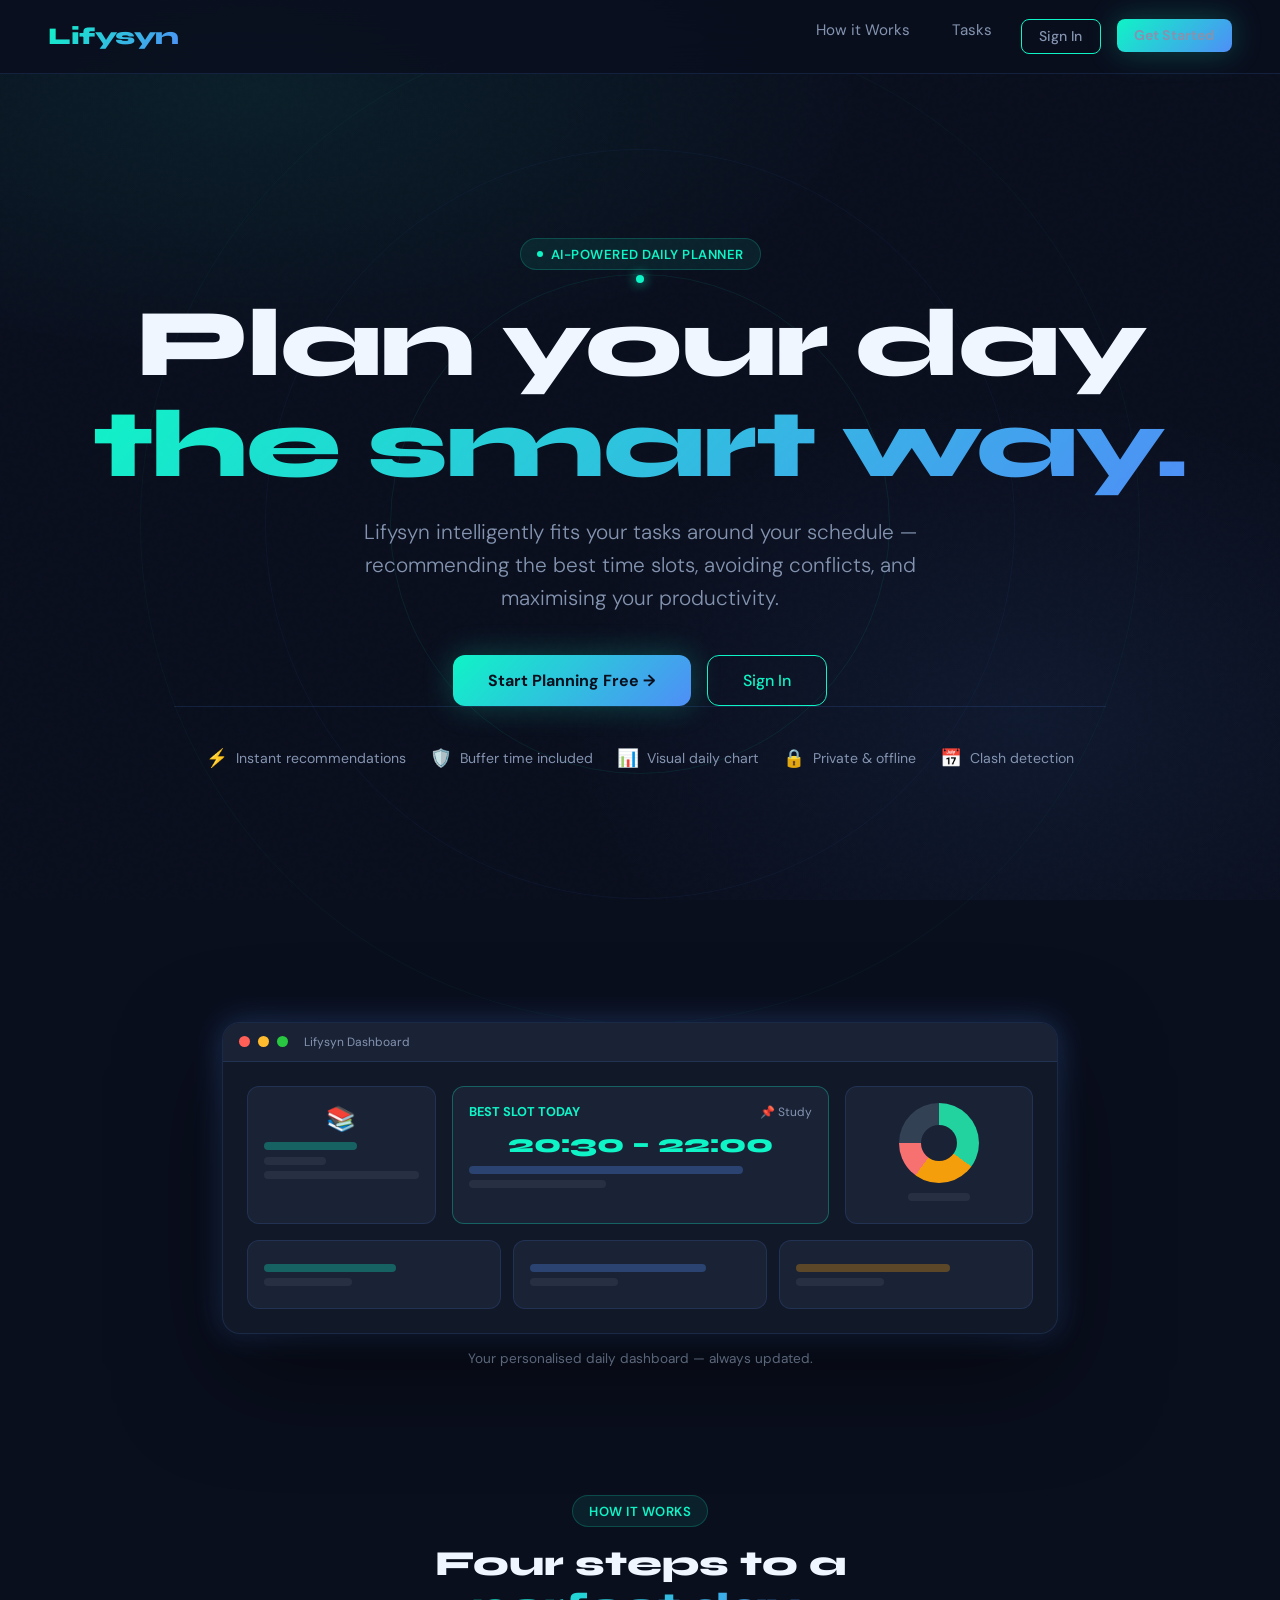
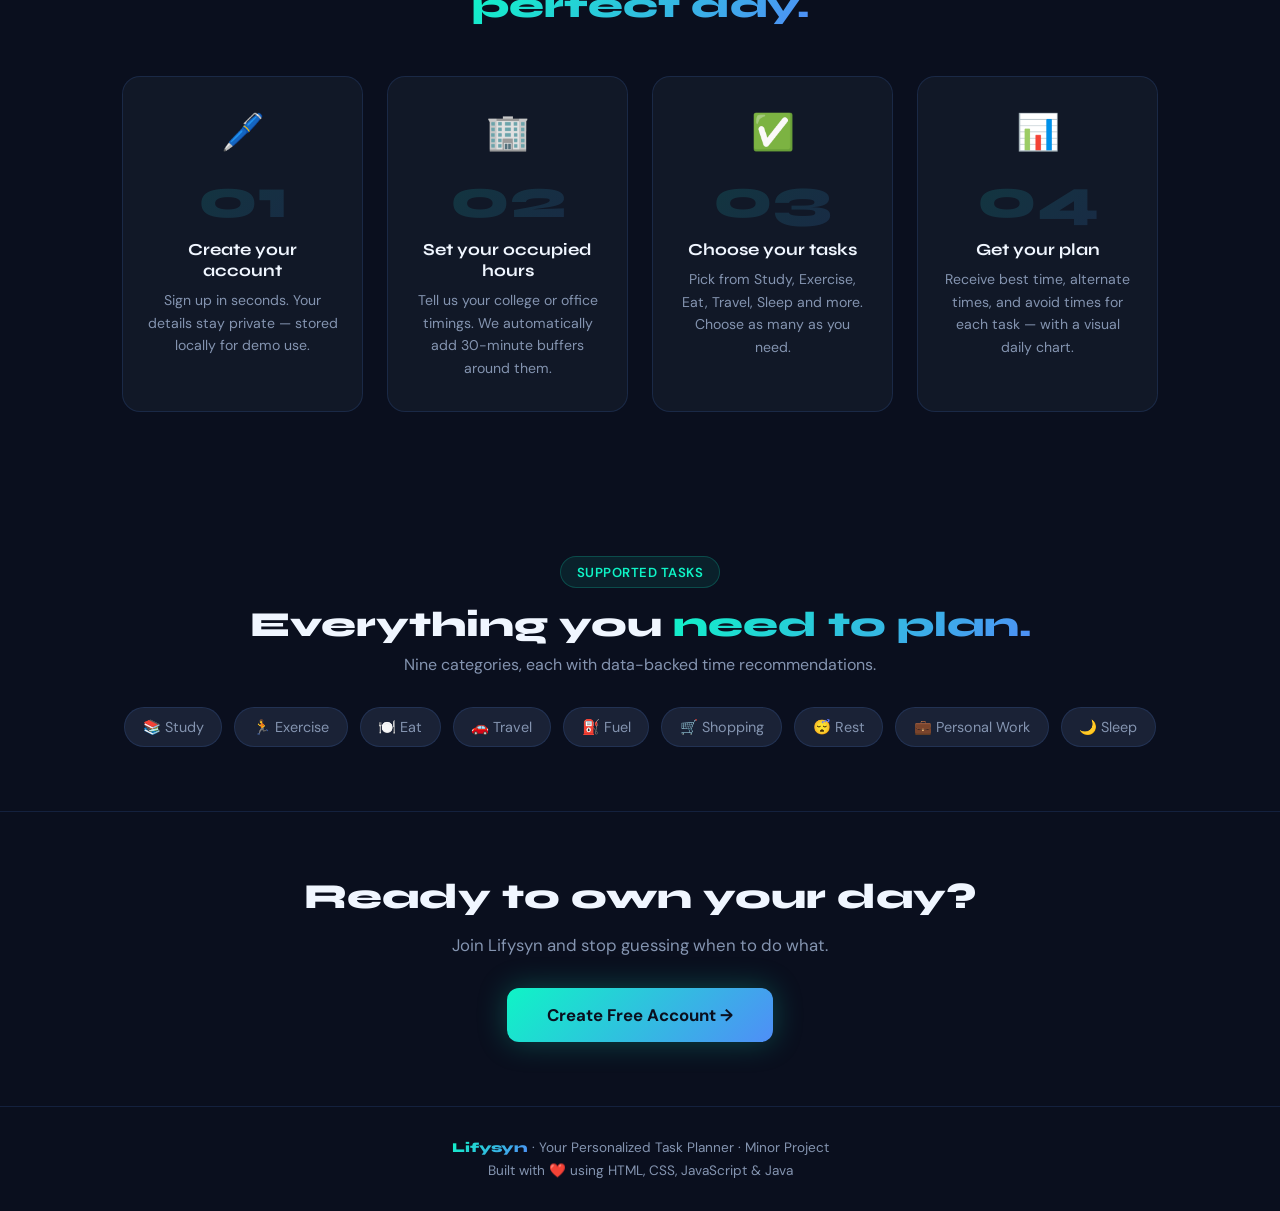
<file: index.html>
<!DOCTYPE html>
<html lang="en">
<head>
  <meta charset="UTF-8" />
  <meta name="viewport" content="width=device-width, initial-scale=1.0" />
  <title>Lifysyn – Your Personalized Task Planner</title>
  <link rel="stylesheet" href="style.css" />
  <style>
    /* ===== LANDING PAGE SPECIFIC ===== */
    .hero {
      min-height: 100vh;
      display: flex;
      flex-direction: column;
      align-items: center;
      justify-content: center;
      text-align: center;
      padding: 2rem;
      position: relative;
    }

    /* Large decorative background orbit rings */
    .orbit-ring {
      position: absolute;
      border-radius: 50%;
      border: 1px solid rgba(15,244,198,0.08);
      pointer-events: none;
    }
    .orbit-1 { width: 500px; height: 500px; top: 50%; left: 50%; transform: translate(-50%,-50%); animation: rotateRing 30s linear infinite; }
    .orbit-2 { width: 750px; height: 750px; top: 50%; left: 50%; transform: translate(-50%,-50%); animation: rotateRing 45s linear infinite reverse; border-color: rgba(79,142,247,0.06); }
    .orbit-3 { width: 1000px; height: 1000px; top: 50%; left: 50%; transform: translate(-50%,-50%); animation: rotateRing 60s linear infinite; border-color: rgba(15,244,198,0.04); }

    @keyframes rotateRing {
      to { transform: translate(-50%,-50%) rotate(360deg); }
    }

    /* Floating glowing dots on rings */
    .orbit-dot {
      position: absolute;
      width: 8px; height: 8px;
      border-radius: 50%;
      background: var(--accent-teal);
      box-shadow: 0 0 12px var(--accent-teal);
      top: 0; left: 50%;
      transform: translateX(-50%);
    }

    .hero-pill {
      display: inline-flex;
      align-items: center;
      gap: 0.5rem;
      padding: 0.4rem 1rem;
      background: rgba(15,244,198,0.08);
      border: 1px solid rgba(15,244,198,0.2);
      border-radius: 99px;
      font-size: 0.82rem;
      color: var(--accent-teal);
      font-weight: 600;
      letter-spacing: 0.5px;
      margin-bottom: 1.5rem;
      animation: fadeIn 0.5s ease forwards;
    }

    .hero-pill span.dot {
      width: 6px; height: 6px;
      background: var(--accent-teal);
      border-radius: 50%;
      animation: pulse 1.5s ease-in-out infinite;
    }

    @keyframes pulse {
      0%, 100% { opacity: 1; transform: scale(1); }
      50% { opacity: 0.5; transform: scale(0.7); }
    }

    .hero-title {
      font-family: var(--font-heading);
      font-size: clamp(3rem, 8vw, 6rem);
      font-weight: 800;
      line-height: 1.05;
      letter-spacing: -2px;
      margin-bottom: 1.2rem;
      animation: fadeIn 0.6s 0.1s ease both;
    }

    .hero-subtitle {
      font-size: clamp(1.05rem, 2.5vw, 1.3rem);
      color: var(--text-muted);
      max-width: 560px;
      margin: 0 auto 2.5rem;
      line-height: 1.6;
      font-weight: 300;
      animation: fadeIn 0.6s 0.2s ease both;
    }

    .hero-cta {
      display: flex;
      gap: 1rem;
      justify-content: center;
      flex-wrap: wrap;
      animation: fadeIn 0.6s 0.3s ease both;
    }

    /* Feature highlights below hero */
    .features-strip {
      display: flex;
      gap: 1.5rem;
      justify-content: center;
      flex-wrap: wrap;
      padding: 2.5rem 2rem;
      border-top: 1px solid var(--border);
      animation: fadeIn 0.6s 0.5s ease both;
    }

    .feat-chip {
      display: flex;
      align-items: center;
      gap: 0.5rem;
      font-size: 0.88rem;
      color: var(--text-muted);
    }

    .feat-chip .icon { font-size: 1.1rem; }

    /* ===== HOW IT WORKS ===== */
    .how-it-works {
      padding: 5rem 2rem;
      max-width: 1100px;
      margin: 0 auto;
      text-align: center;
    }

    .steps-grid {
      display: grid;
      grid-template-columns: repeat(auto-fit, minmax(220px, 1fr));
      gap: 1.5rem;
      margin-top: 3rem;
    }

    .step-card {
      background: var(--bg-card);
      border: 1px solid var(--border);
      border-radius: var(--radius-lg);
      padding: 2rem 1.5rem;
      text-align: center;
      position: relative;
      transition: all var(--transition);
    }

    .step-card:hover {
      border-color: rgba(15,244,198,0.3);
      transform: translateY(-5px);
      box-shadow: 0 20px 50px rgba(0,0,0,0.35);
    }

    .step-number {
      font-family: var(--font-heading);
      font-size: 3.5rem;
      font-weight: 800;
      background: linear-gradient(135deg, rgba(15,244,198,0.15), rgba(79,142,247,0.15));
      -webkit-background-clip: text;
      -webkit-text-fill-color: transparent;
      line-height: 1;
      margin-bottom: 0.8rem;
    }

    .step-icon {
      font-size: 2.2rem;
      margin-bottom: 1rem;
    }

    .step-title {
      font-family: var(--font-heading);
      font-size: 1.05rem;
      font-weight: 700;
      margin-bottom: 0.5rem;
      color: var(--text-primary);
    }

    .step-desc {
      font-size: 0.88rem;
      color: var(--text-muted);
      line-height: 1.6;
    }

    /* ===== TASKS PREVIEW ===== */
    .tasks-preview {
      padding: 4rem 2rem;
      max-width: 1100px;
      margin: 0 auto;
    }

    .tasks-preview-grid {
      display: flex;
      flex-wrap: wrap;
      gap: 0.75rem;
      margin-top: 2rem;
      justify-content: center;
    }

    .task-pill {
      display: flex;
      align-items: center;
      gap: 0.5rem;
      padding: 0.6rem 1.1rem;
      background: var(--bg-card2);
      border: 1px solid var(--border);
      border-radius: 99px;
      font-size: 0.9rem;
      color: var(--text-muted);
      transition: all var(--transition);
    }

    .task-pill:hover {
      border-color: var(--accent-teal);
      color: var(--accent-teal);
      background: rgba(15,244,198,0.06);
      transform: translateY(-2px);
    }

    /* ===== FOOTER ===== */
    footer {
      text-align: center;
      padding: 2rem;
      color: var(--text-muted);
      font-size: 0.85rem;
      border-top: 1px solid var(--border);
    }

    footer .logo-text {
      font-family: var(--font-heading);
      font-weight: 800;
      background: linear-gradient(135deg, var(--accent-teal), var(--accent-blue));
      -webkit-background-clip: text;
      -webkit-text-fill-color: transparent;
    }

    /* ===== SCREENSHOT MOCKUP ===== */
    .mockup-section {
      padding: 3rem 2rem;
      max-width: 900px;
      margin: 0 auto;
      text-align: center;
    }

    .mockup-window {
      background: var(--bg-card);
      border: 1px solid var(--border);
      border-radius: var(--radius-lg);
      overflow: hidden;
      box-shadow: 0 40px 100px rgba(0,0,0,0.5), var(--glow-blue);
      position: relative;
    }

    .mockup-bar {
      background: var(--bg-card2);
      padding: 0.7rem 1rem;
      display: flex;
      align-items: center;
      gap: 0.5rem;
      border-bottom: 1px solid var(--border);
    }

    .dot-red, .dot-yellow, .dot-green {
      width: 11px; height: 11px; border-radius: 50%;
    }
    .dot-red    { background: #ff5f57; }
    .dot-yellow { background: #febc2e; }
    .dot-green  { background: #28c840; }

    .mockup-content {
      padding: 1.5rem;
    }

    .mock-row {
      display: grid;
      grid-template-columns: 1fr 2fr 1fr;
      gap: 1rem;
      margin-bottom: 1rem;
    }

    .mock-card {
      background: var(--bg-card2);
      border-radius: var(--radius-md);
      padding: 1rem;
      border: 1px solid var(--border);
    }

    .mock-bar {
      height: 8px;
      background: rgba(255,255,255,0.06);
      border-radius: 99px;
      margin: 0.4rem 0;
    }

    .mock-bar.teal { background: rgba(15,244,198,0.3); width: 60%; }
    .mock-bar.blue { background: rgba(79,142,247,0.3); width: 80%; }
    .mock-bar.short { width: 40%; }
    .mock-bar.full { width: 100%; }

    .mock-donut {
      width: 80px; height: 80px;
      border-radius: 50%;
      background: conic-gradient(
        var(--accent-green) 0% 35%,
        var(--accent-amber) 35% 60%,
        var(--accent-red)   60% 75%,
        #334155             75% 100%
      );
      margin: 0 auto;
      position: relative;
    }

    .mock-donut::after {
      content: '';
      position: absolute;
      inset: 22px;
      background: var(--bg-card2);
      border-radius: 50%;
    }

    @media (max-width: 600px) {
      .mock-row { grid-template-columns: 1fr; }
      .orbit-1, .orbit-2, .orbit-3 { display: none; }
    }
  </style>
</head>
<body>
  <div class="gradient-bg"></div>

  <!-- ===== NAVIGATION ===== -->
  <nav>
    <a href="index.html" class="nav-logo">Lifysyn</a>
    <ul class="nav-links">
      <li><a href="#how">How it Works</a></li>
      <li><a href="#tasks">Tasks</a></li>
      <li><a href="signin.html" class="btn btn-outline" style="padding:0.45rem 1.1rem;font-size:0.88rem;">Sign In</a></li>
      <li><a href="signup.html" class="btn btn-primary" style="padding:0.45rem 1.1rem;font-size:0.88rem;">Get Started</a></li>
    </ul>
  </nav>

  <!-- ===== HERO SECTION ===== -->
  <section class="hero">
    <!-- Decorative orbit rings -->
    <div class="orbit-ring orbit-1"><div class="orbit-dot"></div></div>
    <div class="orbit-ring orbit-2"></div>
    <div class="orbit-ring orbit-3"></div>

    <div class="hero-pill">
      <span class="dot"></span>
      AI-POWERED DAILY PLANNER
    </div>

    <h1 class="hero-title">
      Plan your day<br />
      <span class="gradient-text">the smart way.</span>
    </h1>

    <p class="hero-subtitle">
      Lifysyn intelligently fits your tasks around your schedule — recommending the best time slots, avoiding conflicts, and maximising your productivity.
    </p>

    <div class="hero-cta">
      <a href="signup.html" class="btn btn-primary" style="padding: 0.9rem 2.2rem; font-size: 1rem;">
        Start Planning Free →
      </a>
      <a href="signin.html" class="btn btn-outline" style="padding: 0.9rem 2.2rem; font-size: 1rem;">
        Sign In
      </a>
    </div>

    <!-- Feature chips -->
    <div class="features-strip">
      <div class="feat-chip"><span class="icon">⚡</span> Instant recommendations</div>
      <div class="feat-chip"><span class="icon">🛡️</span> Buffer time included</div>
      <div class="feat-chip"><span class="icon">📊</span> Visual daily chart</div>
      <div class="feat-chip"><span class="icon">🔒</span> Private & offline</div>
      <div class="feat-chip"><span class="icon">📅</span> Clash detection</div>
    </div>
  </section>

  <!-- ===== MOCKUP PREVIEW ===== -->
  <section class="mockup-section">
    <div class="mockup-window fade-in">
      <div class="mockup-bar">
        <div class="dot-red"></div>
        <div class="dot-yellow"></div>
        <div class="dot-green"></div>
        <span style="font-size:0.75rem;color:var(--text-muted);margin-left:0.5rem;">Lifysyn Dashboard</span>
      </div>
      <div class="mockup-content">
        <div class="mock-row">
          <div class="mock-card">
            <div style="font-size:1.5rem;margin-bottom:0.5rem;">📚</div>
            <div class="mock-bar teal"></div>
            <div class="mock-bar short"></div>
            <div class="mock-bar full"></div>
          </div>
          <div class="mock-card" style="border-color: rgba(15,244,198,0.3);">
            <div style="display:flex;justify-content:space-between;align-items:center;margin-bottom:0.5rem;">
              <div style="font-size:0.8rem;color:var(--accent-teal);font-weight:700;">BEST SLOT TODAY</div>
              <div style="font-size:0.75rem;color:var(--text-muted);">📌 Study</div>
            </div>
            <div style="font-family:var(--font-heading);font-size:1.6rem;font-weight:800;color:var(--accent-teal);">20:30 – 22:00</div>
            <div class="mock-bar blue"></div>
            <div class="mock-bar short"></div>
          </div>
          <div class="mock-card" style="display:flex;align-items:center;justify-content:center;flex-direction:column;">
            <div class="mock-donut"></div>
            <div class="mock-bar short" style="margin-top:0.6rem;"></div>
          </div>
        </div>
        <div style="display:flex;gap:0.75rem;">
          <div class="mock-card" style="flex:1"><div class="mock-bar teal"></div><div class="mock-bar short"></div></div>
          <div class="mock-card" style="flex:1"><div class="mock-bar blue"></div><div class="mock-bar short"></div></div>
          <div class="mock-card" style="flex:1"><div class="mock-bar" style="background:rgba(245,158,11,0.3);width:70%;"></div><div class="mock-bar short"></div></div>
        </div>
      </div>
    </div>
    <p style="color:var(--text-muted);font-size:0.85rem;margin-top:1rem;">Your personalised daily dashboard — always updated.</p>
  </section>

  <!-- ===== HOW IT WORKS ===== -->
  <section class="how-it-works" id="how">
    <p class="hero-pill" style="margin: 0 auto 1rem;">HOW IT WORKS</p>
    <h2 class="section-title">Four steps to a<br /><span class="gradient-text">perfect day.</span></h2>

    <div class="steps-grid">
      <div class="step-card fade-in fade-in-delay-1">
        <div class="step-icon">🖊️</div>
        <div class="step-number">01</div>
        <div class="step-title">Create your account</div>
       <div class="step-desc">Sign up in seconds. Your details stay private — stored locally for demo use.</div>
      </div>
      <div class="step-card fade-in fade-in-delay-2">
        <div class="step-icon">🏢</div>
        <div class="step-number">02</div>
        <div class="step-title">Set your occupied hours</div>
        <div class="step-desc">Tell us your college or office timings. We automatically add 30-minute buffers around them.</div>
      </div>
      <div class="step-card fade-in fade-in-delay-3">
        <div class="step-icon">✅</div>
        <div class="step-number">03</div>
        <div class="step-title">Choose your tasks</div>
        <div class="step-desc">Pick from Study, Exercise, Eat, Travel, Sleep and more. Choose as many as you need.</div>
      </div>
      <div class="step-card fade-in fade-in-delay-4">
        <div class="step-icon">📊</div>
        <div class="step-number">04</div>
        <div class="step-title">Get your plan</div>
        <div class="step-desc">Receive best time, alternate times, and avoid times for each task — with a visual daily chart.</div>
      </div>
    </div>
  </section>

  <!-- ===== TASKS PREVIEW ===== -->
  <section class="tasks-preview" id="tasks">
    <div style="text-align:center;">
      <p class="hero-pill" style="margin: 0 auto 1rem;">SUPPORTED TASKS</p>
      <h2 class="section-title">Everything you <span class="gradient-text">need to plan.</span></h2>
      <p style="color:var(--text-muted);margin-top:0.5rem;margin-bottom:2rem;">Nine categories, each with data-backed time recommendations.</p>
    </div>
    <div class="tasks-preview-grid">
      <div class="task-pill">📚 Study</div>
      <div class="task-pill">🏃 Exercise</div>
      <div class="task-pill">🍽️ Eat</div>
      <div class="task-pill">🚗 Travel</div>
      <div class="task-pill">⛽ Fuel</div>
      <div class="task-pill">🛒 Shopping</div>
      <div class="task-pill">😴 Rest</div>
      <div class="task-pill">💼 Personal Work</div>
      <div class="task-pill">🌙 Sleep</div>
    </div>
  </section>

  <!-- ===== FINAL CTA ===== -->
  <section style="text-align:center; padding: 4rem 2rem; border-top: 1px solid var(--border);">
    <h2 class="section-title">Ready to own your day?</h2>
    <p style="color:var(--text-muted);margin:1rem 0 2rem;font-size:1.05rem;">Join Lifysyn and stop guessing when to do what.</p>
    <a href="signup.html" class="btn btn-primary" style="padding:1rem 2.5rem;font-size:1.05rem;">
      Create Free Account →
    </a>
  </section>

  <!-- ===== FOOTER ===== -->
  <footer>
    <p><span class="logo-text">Lifysyn</span> · Your Personalized Task Planner · Minor Project</p>
    <p style="margin-top:0.4rem;">Built with ❤️ using HTML, CSS, JavaScript &amp; Java</p>
  </footer>
</body>
</html>
</file>
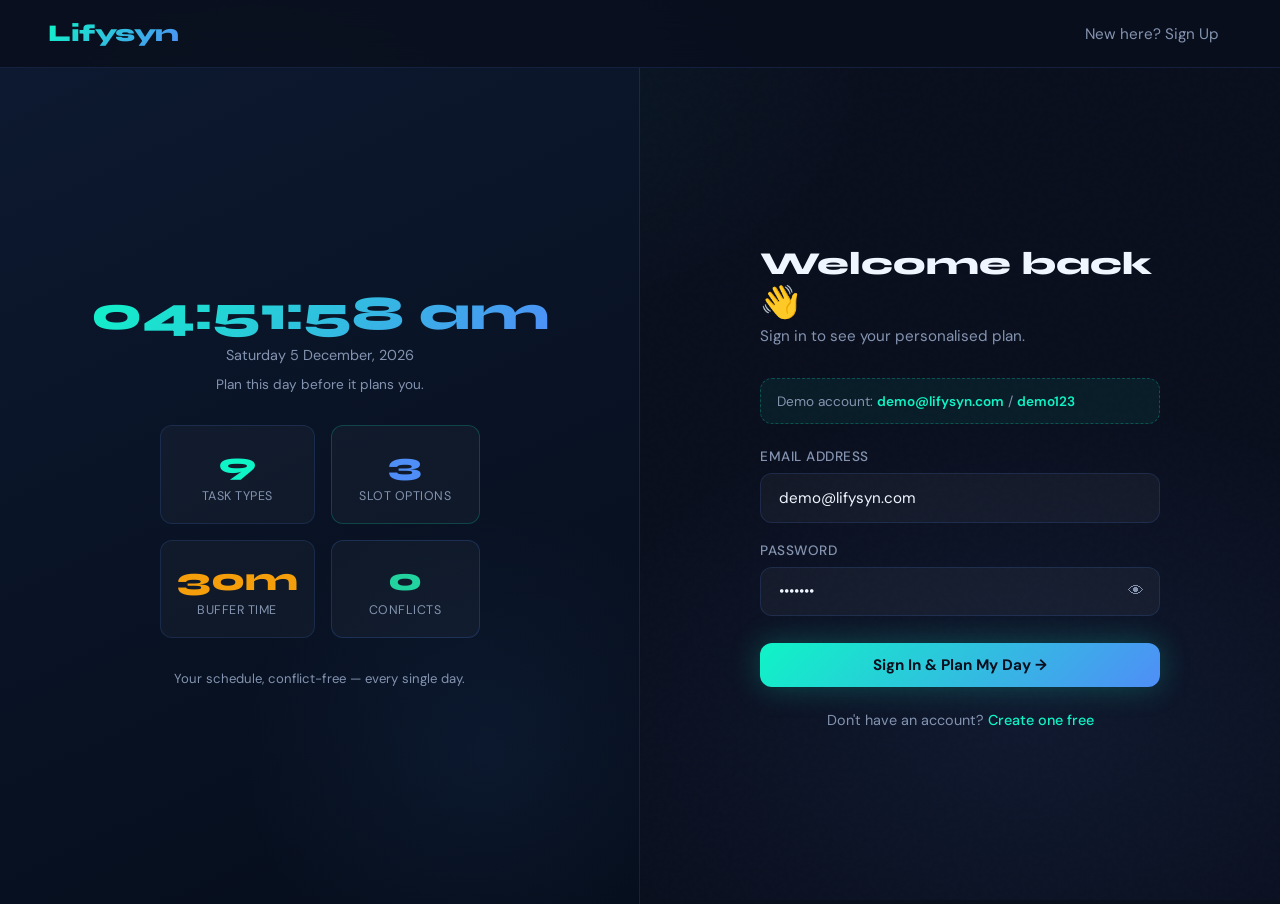
<file: signin.html>
<!DOCTYPE html>
<html lang="en">
<head>
  <meta charset="UTF-8" />
  <meta name="viewport" content="width=device-width, initial-scale=1.0" />
  <title>Sign In – Lifysyn</title>
  <link rel="stylesheet" href="style.css" />
  <style>
    body { display: flex; flex-direction: column; min-height: 100vh; }

    .signin-wrapper {
      flex: 1;
      display: grid;
      grid-template-columns: 1fr 1fr;
      min-height: calc(100vh - 64px);
    }

    /* Left stats panel */
    .signin-left {
      background: linear-gradient(155deg, #0d1930, #050d1a);
      display: flex;
      flex-direction: column;
      align-items: center;
      justify-content: center;
      padding: 3rem;
      position: relative;
      overflow: hidden;
      border-right: 1px solid var(--border);
    }

    .signin-left::after {
      content: '';
      position: absolute;
      bottom: -100px; right: -100px;
      width: 500px; height: 500px;
      background: radial-gradient(circle, rgba(79,142,247,0.07) 0%, transparent 70%);
      pointer-events: none;
    }

    .stat-grid {
      display: grid;
      grid-template-columns: 1fr 1fr;
      gap: 1rem;
      width: 100%;
      max-width: 320px;
      margin: 2rem 0;
      position: relative;
      z-index: 1;
    }

    .stat-card {
      background: rgba(255,255,255,0.03);
      border: 1px solid var(--border);
      border-radius: var(--radius-md);
      padding: 1.2rem 1rem;
      text-align: center;
      animation: scaleIn 0.5s ease forwards;
      opacity: 0;
    }

    .stat-card:nth-child(1) { animation-delay: 0.1s; }
    .stat-card:nth-child(2) { animation-delay: 0.2s; border-color: rgba(15,244,198,0.2); }
    .stat-card:nth-child(3) { animation-delay: 0.3s; }
    .stat-card:nth-child(4) { animation-delay: 0.4s; border-color: rgba(79,142,247,0.2); }

    @keyframes scaleIn {
      from { opacity: 0; transform: scale(0.9); }
      to   { opacity: 1; transform: scale(1); }
    }

    .stat-value {
      font-family: var(--font-heading);
      font-size: 2rem;
      font-weight: 800;
    }

    .stat-label {
      font-size: 0.78rem;
      color: var(--text-muted);
      text-transform: uppercase;
      letter-spacing: 0.5px;
      margin-top: 0.2rem;
    }

    /* Clock widget */
    .clock-widget {
      text-align: center;
      position: relative;
      z-index: 1;
    }

    #live-clock {
      font-family: var(--font-heading);
      font-size: 3rem;
      font-weight: 800;
      background: linear-gradient(135deg, var(--accent-teal), var(--accent-blue));
      -webkit-background-clip: text;
      -webkit-text-fill-color: transparent;
    }

    #live-date {
      color: var(--text-muted);
      font-size: 0.9rem;
      margin-top: 0.2rem;
    }

    .clock-subtext {
      color: var(--text-muted);
      font-size: 0.85rem;
      margin-top: 0.8rem;
    }

    /* Right form */
    .signin-right {
      display: flex;
      align-items: center;
      justify-content: center;
      padding: 3rem;
    }

    .signin-form-box {
      width: 100%;
      max-width: 400px;
      animation: fadeIn 0.6s ease forwards;
    }

    .auth-title {
      font-family: var(--font-heading);
      font-size: 2rem;
      font-weight: 800;
      margin-bottom: 0.3rem;
    }

    .auth-sub {
      color: var(--text-muted);
      font-size: 0.95rem;
      margin-bottom: 2rem;
    }

    .auth-footer-text {
      text-align: center;
      margin-top: 1.5rem;
      color: var(--text-muted);
      font-size: 0.9rem;
    }

    .auth-footer-text a {
      color: var(--accent-teal);
      text-decoration: none;
      font-weight: 500;
    }

    .demo-hint {
      background: rgba(15,244,198,0.06);
      border: 1px dashed rgba(15,244,198,0.25);
      border-radius: var(--radius-md);
      padding: 0.85rem 1rem;
      font-size: 0.85rem;
      color: var(--text-muted);
      margin-bottom: 1.5rem;
    }

    .demo-hint span { color: var(--accent-teal); font-weight: 600; }

    .password-toggle { position: relative; }
    .password-toggle .form-input { padding-right: 3rem; }
    .toggle-btn {
      position: absolute; right: 1rem; top: 50%;
      transform: translateY(-50%); background: none; border: none;
      cursor: pointer; color: var(--text-muted); font-size: 1rem;
      transition: color var(--transition);
    }
    .toggle-btn:hover { color: var(--text-primary); }

    @media (max-width: 768px) {
      .signin-wrapper { grid-template-columns: 1fr; }
      .signin-left { display: none; }
      .signin-right { padding: 2rem 1.5rem; }
    }
  </style>
</head>
<body>
  <div class="gradient-bg"></div>

  <nav>
    <a href="index.html" class="nav-logo">Lifysyn</a>
    <ul class="nav-links">
      <li><a href="signup.html">New here? Sign Up</a></li>
    </ul>
  </nav>

  <div class="signin-wrapper">
    <!-- ===== LEFT PANEL ===== -->
    <div class="signin-left">
      <div class="clock-widget">
        <div id="live-clock">00:00:00</div>
        <div id="live-date">Loading...</div>
        <div class="clock-subtext">Plan this day before it plans you.</div>
      </div>

      <div class="stat-grid">
        <div class="stat-card">
          <div class="stat-value" style="color:var(--accent-teal);">9</div>
          <div class="stat-label">Task Types</div>
        </div>
        <div class="stat-card">
          <div class="stat-value" style="color:var(--accent-blue);">3</div>
          <div class="stat-label">Slot Options</div>
        </div>
        <div class="stat-card">
          <div class="stat-value" style="color:var(--accent-amber);">30m</div>
          <div class="stat-label">Buffer Time</div>
        </div>
        <div class="stat-card">
          <div class="stat-value" style="color:var(--accent-green);">0</div>
          <div class="stat-label">Conflicts</div>
        </div>
      </div>

      <p style="color:var(--text-muted);font-size:0.82rem;text-align:center;position:relative;z-index:1;">
        Your schedule, conflict-free — every single day.
      </p>
    </div>

    <!-- ===== RIGHT FORM PANEL ===== -->
    <div class="signin-right">
      <div class="signin-form-box">
        <h1 class="auth-title">Welcome back 👋</h1>
        <p class="auth-sub">Sign in to see your personalised plan.</p>

        <div class="demo-hint">
          Demo account: <span>demo@lifysyn.com</span> / <span>demo123</span>
        </div>

        <div id="alertBox" class="alert"></div>

        <div class="form-group">
          <label class="form-label" for="email">Email Address</label>
          <input type="email" id="email" class="form-input" placeholder="your@email.com" value="demo@lifysyn.com" />
        </div>

        <div class="form-group">
          <label class="form-label" for="password">Password</label>
          <div class="password-toggle">
            <input type="password" id="password" class="form-input" placeholder="Your password" value="demo123" />
            <button type="button" class="toggle-btn" onclick="togglePass()">👁</button>
          </div>
        </div>

        <button class="btn btn-primary btn-full" onclick="handleSignin()" style="margin-top:0.5rem;">
          Sign In & Plan My Day →
        </button>

        <p class="auth-footer-text">
          Don't have an account? <a href="signup.html">Create one free</a>
        </p>
      </div>
    </div>
  </div>

  <script>
    // Live clock
    function updateClock() {
      const now = new Date();
      const time = now.toLocaleTimeString('en-IN', { hour: '2-digit', minute: '2-digit', second: '2-digit' });
      const date = now.toLocaleDateString('en-IN', { weekday: 'long', year: 'numeric', month: 'long', day: 'numeric' });
      document.getElementById('live-clock').textContent = time;
      document.getElementById('live-date').textContent = date;
    }
    updateClock();
    setInterval(updateClock, 1000);

    function togglePass() {
      const input = document.getElementById('password');
      const btn = document.querySelector('.toggle-btn');
      if (input.type === 'password') { input.type = 'text'; btn.textContent = '🙈'; }
      else { input.type = 'password'; btn.textContent = '👁'; }
    }

    function showAlert(msg, type) {
      const box = document.getElementById('alertBox');
      box.className = `alert alert-${type} show`;
      box.textContent = msg;
    }

    function handleSignin() {
      const email = document.getElementById('email').value.trim();
      const pass  = document.getElementById('password').value;

      if (!email || !pass) return showAlert('Please fill in both fields.', 'error');

      // Check users list from localStorage
      let users = JSON.parse(localStorage.getItem('lifysyn_users') || '[]');

      // Also add the demo user if not already present
      const demoExists = users.find(u => u.email === 'demo@lifysyn.com');
      if (!demoExists) {
        users.push({ userId: 1, name: 'Demo User', email: 'demo@lifysyn.com', password: 'demo123' });
      }

      const found = users.find(u =>
        u.email.toLowerCase() === email.toLowerCase() && u.password === pass
      );

      if (!found) {
        return showAlert('Invalid email or password. Try demo@lifysyn.com / demo123', 'error');
      }

      // Save session
      sessionStorage.setItem('lifysyn_user', JSON.stringify(found));

      showAlert(`Welcome back, ${found.name}! Redirecting...`, 'success');
      setTimeout(() => window.location.href = 'task-selection.html', 1500);
    }

    // Allow Enter key
    document.addEventListener('keydown', e => {
      if (e.key === 'Enter') handleSignin();
    });
  </script>
</body>
</html>
</file>
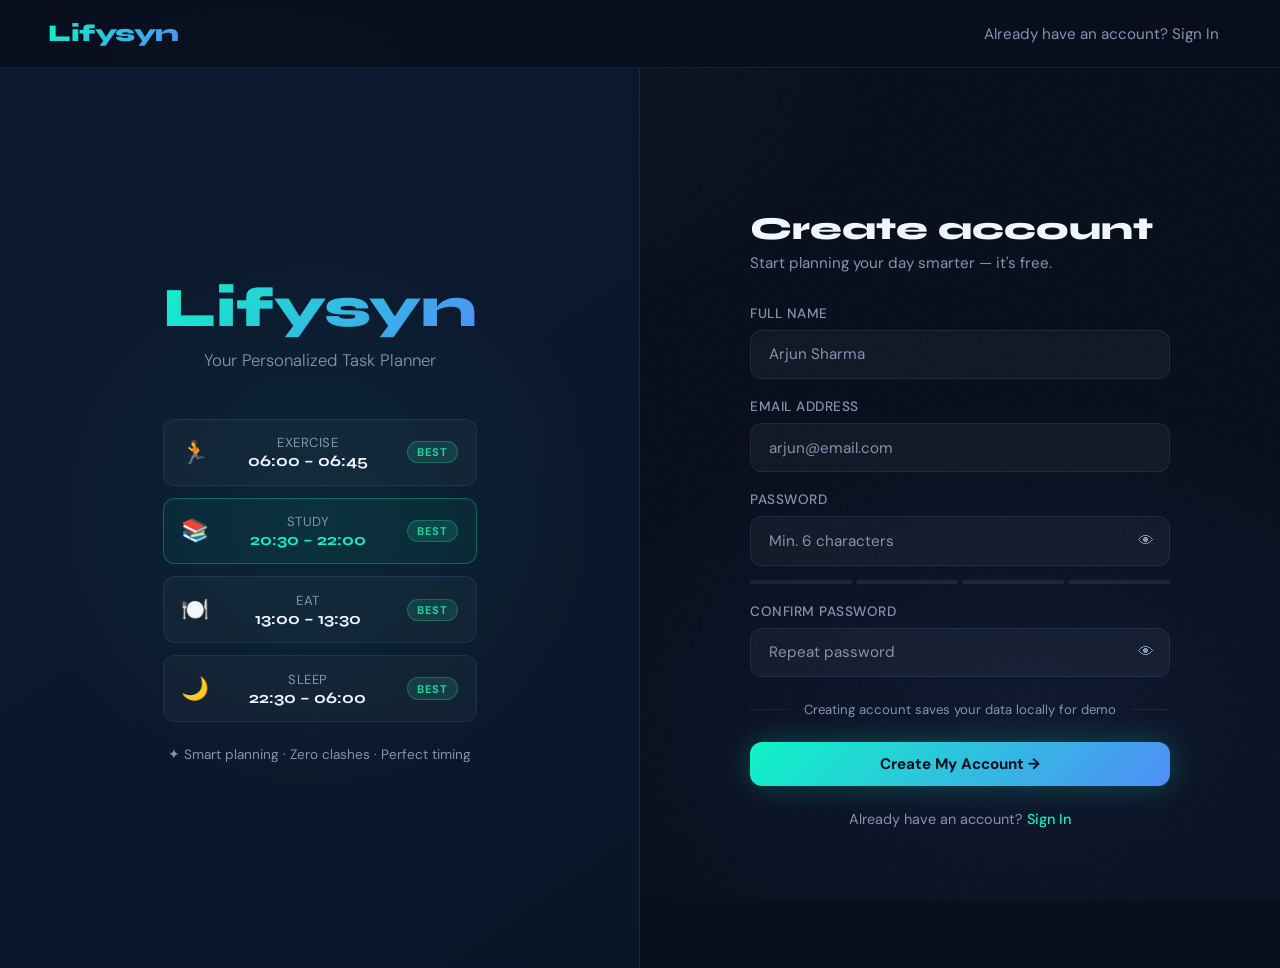
<file: signup.html>
<!DOCTYPE html>
<html lang="en">
<head>
  <meta charset="UTF-8" />
  <meta name="viewport" content="width=device-width, initial-scale=1.0" />
  <title>Sign Up – Lifysyn</title>
  <link rel="stylesheet" href="style.css" />
  <style>
    body { display: flex; flex-direction: column; min-height: 100vh; }

    .auth-wrapper {
      flex: 1;
      display: grid;
      grid-template-columns: 1fr 1fr;
      min-height: 100vh;
    }

    /* Left panel – illustration/branding */
    .auth-left {
      background: linear-gradient(145deg, #0d1930 0%, #0a1628 100%);
      display: flex;
      flex-direction: column;
      align-items: center;
      justify-content: center;
      padding: 3rem;
      position: relative;
      overflow: hidden;
      border-right: 1px solid var(--border);
    }

    .auth-left::before {
      content: '';
      position: absolute;
      width: 600px; height: 600px;
      background: radial-gradient(circle, rgba(15,244,198,0.07) 0%, transparent 70%);
      top: 50%; left: 50%;
      transform: translate(-50%, -50%);
      pointer-events: none;
    }

    .brand-block { text-align: center; position: relative; z-index: 1; }

    .brand-logo {
      font-family: var(--font-heading);
      font-size: 3.5rem;
      font-weight: 800;
      background: linear-gradient(135deg, var(--accent-teal), var(--accent-blue));
      -webkit-background-clip: text;
      -webkit-text-fill-color: transparent;
      margin-bottom: 0.5rem;
    }

    .brand-tagline {
      color: var(--text-muted);
      font-size: 1.05rem;
      font-weight: 300;
      margin-bottom: 3rem;
    }

    /* Animated timeline illustration */
    .timeline-illustration {
      width: 100%;
      max-width: 320px;
    }

    .tl-item {
      display: flex;
      align-items: center;
      gap: 1rem;
      padding: 0.9rem 1.1rem;
      background: rgba(255,255,255,0.03);
      border: 1px solid var(--border);
      border-radius: var(--radius-md);
      margin-bottom: 0.75rem;
      transition: all var(--transition);
      animation: slideInLeft 0.5s ease forwards;
      opacity: 0;
    }

    .tl-item:nth-child(1) { animation-delay: 0.1s; }
    .tl-item:nth-child(2) { animation-delay: 0.25s; border-color: rgba(15,244,198,0.3); background: rgba(15,244,198,0.05); }
    .tl-item:nth-child(3) { animation-delay: 0.4s; }
    .tl-item:nth-child(4) { animation-delay: 0.55s; }

    @keyframes slideInLeft {
      from { opacity: 0; transform: translateX(-20px); }
      to   { opacity: 1; transform: translateX(0); }
    }

    .tl-icon { font-size: 1.4rem; min-width: 28px; }

    .tl-text { flex: 1; }
    .tl-label { font-size: 0.82rem; color: var(--text-muted); text-transform: uppercase; letter-spacing: 0.5px; }
    .tl-time  { font-family: var(--font-heading); font-size: 1rem; font-weight: 700; color: var(--text-primary); }
    .tl-time.teal { color: var(--accent-teal); }

    .tl-badge {
      font-size: 0.7rem;
      padding: 0.2rem 0.6rem;
      border-radius: 99px;
      font-weight: 700;
    }

    /* Right panel – form */
    .auth-right {
      display: flex;
      align-items: center;
      justify-content: center;
      padding: 3rem;
    }

    .auth-form-box {
      width: 100%;
      max-width: 420px;
      animation: fadeIn 0.6s ease forwards;
    }

    .auth-title {
      font-family: var(--font-heading);
      font-size: 2rem;
      font-weight: 800;
      margin-bottom: 0.3rem;
    }

    .auth-sub {
      color: var(--text-muted);
      font-size: 0.95rem;
      margin-bottom: 2rem;
    }

    .auth-divider {
      display: flex;
      align-items: center;
      gap: 1rem;
      margin: 1.5rem 0;
      color: var(--text-muted);
      font-size: 0.82rem;
    }

    .auth-divider::before,
    .auth-divider::after {
      content: '';
      flex: 1;
      height: 1px;
      background: var(--border);
    }

    .auth-footer-text {
      text-align: center;
      margin-top: 1.5rem;
      color: var(--text-muted);
      font-size: 0.9rem;
    }

    .auth-footer-text a {
      color: var(--accent-teal);
      text-decoration: none;
      font-weight: 500;
    }

    .password-toggle {
      position: relative;
    }

    .password-toggle .form-input {
      padding-right: 3rem;
    }

    .toggle-btn {
      position: absolute;
      right: 1rem;
      top: 50%;
      transform: translateY(-50%);
      background: none;
      border: none;
      cursor: pointer;
      color: var(--text-muted);
      font-size: 1rem;
      transition: color var(--transition);
    }

    .toggle-btn:hover { color: var(--text-primary); }

    /* Strength meter */
    .strength-bar {
      display: flex;
      gap: 4px;
      margin-top: 6px;
    }

    .strength-seg {
      height: 4px;
      flex: 1;
      border-radius: 99px;
      background: rgba(255,255,255,0.08);
      transition: background var(--transition);
    }

    @media (max-width: 768px) {
      .auth-wrapper { grid-template-columns: 1fr; }
      .auth-left { display: none; }
      .auth-right { padding: 2rem 1.5rem; }
    }
  </style>
</head>
<body>
  <div class="gradient-bg"></div>

  <nav>
    <a href="index.html" class="nav-logo">Lifysyn</a>
    <ul class="nav-links">
      <li><a href="signin.html">Already have an account? Sign In</a></li>
    </ul>
  </nav>

  <div class="auth-wrapper">
    <!-- ===== LEFT BRANDING PANEL ===== -->
    <div class="auth-left">
      <div class="brand-block">
        <div class="brand-logo">Lifysyn</div>
        <div class="brand-tagline">Your Personalized Task Planner</div>

        <!-- Illustration: sample plan preview -->
        <div class="timeline-illustration">
          <div class="tl-item">
            <div class="tl-icon">🏃</div>
            <div class="tl-text">
              <div class="tl-label">Exercise</div>
              <div class="tl-time">06:00 – 06:45</div>
            </div>
            <span class="tl-badge badge badge-best">Best</span>
          </div>
          <div class="tl-item">
            <div class="tl-icon">📚</div>
            <div class="tl-text">
              <div class="tl-label">Study</div>
              <div class="tl-time teal">20:30 – 22:00</div>
            </div>
            <span class="tl-badge badge badge-best">Best</span>
          </div>
          <div class="tl-item">
            <div class="tl-icon">🍽️</div>
            <div class="tl-text">
              <div class="tl-label">Eat</div>
              <div class="tl-time">13:00 – 13:30</div>
            </div>
            <span class="tl-badge badge badge-best">Best</span>
          </div>
          <div class="tl-item">
            <div class="tl-icon">🌙</div>
            <div class="tl-text">
              <div class="tl-label">Sleep</div>
              <div class="tl-time">22:30 – 06:00</div>
            </div>
            <span class="tl-badge badge badge-best">Best</span>
          </div>
        </div>

        <p style="margin-top:1.5rem;color:var(--text-muted);font-size:0.85rem;">
          ✦ Smart planning · Zero clashes · Perfect timing
        </p>
      </div>
    </div>

    <!-- ===== RIGHT FORM PANEL ===== -->
    <div class="auth-right">
      <div class="auth-form-box">
        <h1 class="auth-title">Create account</h1>
        <p class="auth-sub">Start planning your day smarter — it's free.</p>

        <div id="alertBox" class="alert"></div>

        <div class="form-group">
          <label class="form-label" for="name">Full Name</label>
          <input type="text" id="name" class="form-input" placeholder="Arjun Sharma" autocomplete="off" />
        </div>

        <div class="form-group">
          <label class="form-label" for="email">Email Address</label>
          <input type="email" id="email" class="form-input" placeholder="arjun@email.com" autocomplete="off" />
        </div>

        <div class="form-group">
          <label class="form-label" for="password">Password</label>
          <div class="password-toggle">
            <input type="password" id="password" class="form-input" placeholder="Min. 6 characters" oninput="checkStrength(this.value)" />
            <button type="button" class="toggle-btn" onclick="togglePass('password', this)">👁</button>
          </div>
          <div class="strength-bar" id="strengthBar">
            <div class="strength-seg" id="s1"></div>
            <div class="strength-seg" id="s2"></div>
            <div class="strength-seg" id="s3"></div>
            <div class="strength-seg" id="s4"></div>
          </div>
        </div>

        <div class="form-group">
          <label class="form-label" for="confirmPass">Confirm Password</label>
          <div class="password-toggle">
            <input type="password" id="confirmPass" class="form-input" placeholder="Repeat password" />
            <button type="button" class="toggle-btn" onclick="togglePass('confirmPass', this)">👁</button>
          </div>
        </div>

        <div class="auth-divider">Creating account saves your data locally for demo</div>

        <button class="btn btn-primary btn-full" onclick="handleSignup()">
          Create My Account →
        </button>

        <p class="auth-footer-text">
          Already have an account? <a href="signin.html">Sign In</a>
        </p>
      </div>
    </div>
  </div>

  <script>
    function togglePass(id, btn) {
      const input = document.getElementById(id);
      if (input.type === 'password') {
        input.type = 'text';
        btn.textContent = '🙈';
      } else {
        input.type = 'password';
        btn.textContent = '👁';
      }
    }

    function checkStrength(val) {
      const segs = [document.getElementById('s1'), document.getElementById('s2'),
                    document.getElementById('s3'), document.getElementById('s4')];
      const reset = () => segs.forEach(s => s.style.background = 'rgba(255,255,255,0.08)');
      reset();

      let score = 0;
      if (val.length >= 6)  score++;
      if (val.length >= 10) score++;
      if (/[A-Z]/.test(val) || /[0-9]/.test(val)) score++;
      if (/[!@#$%^&*]/.test(val)) score++;

      const colors = ['#f87171', '#f59e0b', '#0ff4c6', '#22d3a0'];
      for (let i = 0; i < score; i++) {
        segs[i].style.background = colors[score - 1];
      }
    }

    function showAlert(msg, type) {
      const box = document.getElementById('alertBox');
      box.className = `alert alert-${type} show`;
      box.textContent = msg;
    }

    function handleSignup() {
      const name  = document.getElementById('name').value.trim();
      const email = document.getElementById('email').value.trim();
      const pass  = document.getElementById('password').value;
      const conf  = document.getElementById('confirmPass').value;

      if (!name)  return showAlert('Please enter your full name.', 'error');
      if (!email || !email.includes('@')) return showAlert('Please enter a valid email.', 'error');
      if (pass.length < 6) return showAlert('Password must be at least 6 characters.', 'error');
      if (pass !== conf)   return showAlert('Passwords do not match.', 'error');

      // Get existing users
      let users = JSON.parse(localStorage.getItem('lifysyn_users') || '[]');

      // Check duplicate email
      if (users.find(u => u.email.toLowerCase() === email.toLowerCase())) {
        return showAlert('This email is already registered. Please sign in.', 'error');
      }

      // Add new user
      const newUser = {
        userId: users.length + 1,
        name,
        email,
        password: pass
      };
      users.push(newUser);
      localStorage.setItem('lifysyn_users', JSON.stringify(users));

      // Log the CSV equivalent to console (for Java backend reference)
      console.log('CSV Row to save:', `${newUser.userId},${newUser.name},${newUser.email},${newUser.password}`);

      showAlert('Account created! Redirecting to sign in...', 'success');
      setTimeout(() => window.location.href = 'signin.html', 1800);
    }
  </script>
</body>
</html>
</file>
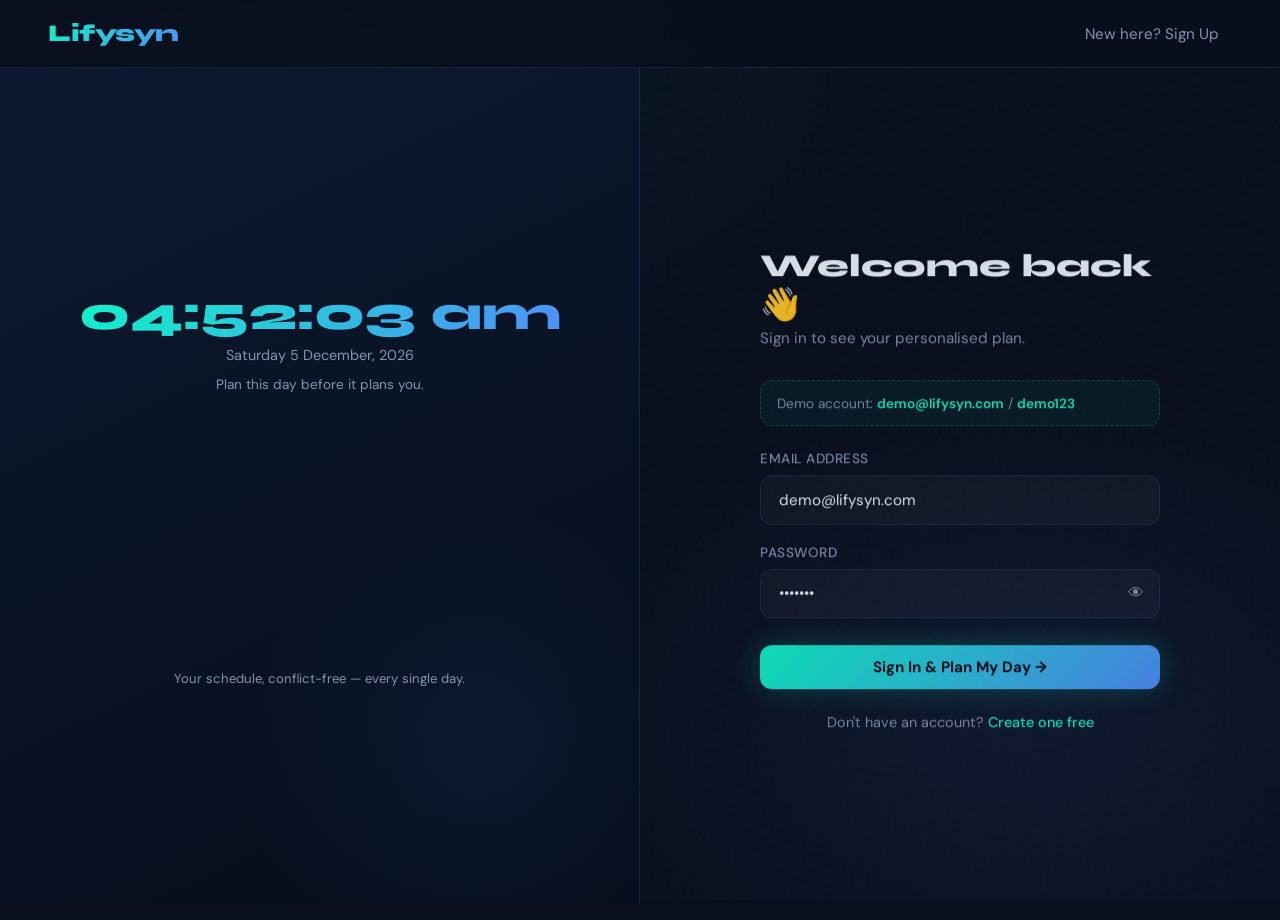
<file: task-selection.html>
<!DOCTYPE html>
<html lang="en">
<head>
  <meta charset="UTF-8" />
  <meta name="viewport" content="width=device-width, initial-scale=1.0" />
  <title>Plan Your Day – Lifysyn</title>
  <link rel="stylesheet" href="style.css" />
  <style>
    .page-wrap {
      max-width: 860px;
      margin: 0 auto;
      padding: 3rem 2rem 5rem;
    }

    .page-header {
      margin-bottom: 2.5rem;
    }

    .page-header .step-indicator {
      display: flex;
      align-items: center;
      gap: 0.6rem;
      margin-bottom: 1rem;
    }

    .step-dot {
      width: 10px; height: 10px;
      border-radius: 50%;
      background: rgba(255,255,255,0.15);
    }

    .step-dot.active {
      background: var(--accent-teal);
      box-shadow: 0 0 8px var(--accent-teal);
    }

    .step-dot.done {
      background: rgba(15,244,198,0.4);
    }

    .step-line {
      flex: 1;
      height: 2px;
      background: rgba(255,255,255,0.06);
      border-radius: 99px;
    }

    .welcome-banner {
      background: linear-gradient(135deg, rgba(15,244,198,0.08), rgba(79,142,247,0.06));
      border: 1px solid rgba(15,244,198,0.15);
      border-radius: var(--radius-lg);
      padding: 1.2rem 1.5rem;
      margin-bottom: 2rem;
      display: flex;
      align-items: center;
      gap: 1rem;
    }

    .welcome-avatar {
      width: 44px; height: 44px;
      border-radius: 50%;
      background: linear-gradient(135deg, var(--accent-teal), var(--accent-blue));
      display: flex;
      align-items: center;
      justify-content: center;
      font-size: 1.2rem;
      font-weight: 800;
      color: var(--bg-dark);
      font-family: var(--font-heading);
      flex-shrink: 0;
    }

    /* Section blocks */
    .form-section {
      background: var(--bg-card);
      border: 1px solid var(--border);
      border-radius: var(--radius-lg);
      padding: 1.75rem;
      margin-bottom: 1.5rem;
      animation: fadeIn 0.5s ease forwards;
    }

    .form-section-header {
      display: flex;
      align-items: center;
      gap: 0.75rem;
      margin-bottom: 1.5rem;
    }

    .section-icon {
      width: 38px; height: 38px;
      border-radius: var(--radius-sm);
      background: rgba(15,244,198,0.1);
      display: flex;
      align-items: center;
      justify-content: center;
      font-size: 1.1rem;
    }

    .section-heading {
      font-family: var(--font-heading);
      font-size: 1.1rem;
      font-weight: 700;
    }

    .section-desc {
      color: var(--text-muted);
      font-size: 0.85rem;
    }

    /* Occupation type selector */
    .occ-type-grid {
      display: grid;
      grid-template-columns: repeat(3, 1fr);
      gap: 0.75rem;
      margin-bottom: 1.5rem;
    }

    .occ-type-btn {
      padding: 1rem;
      background: rgba(255,255,255,0.03);
      border: 1.5px solid var(--border);
      border-radius: var(--radius-md);
      text-align: center;
      cursor: pointer;
      transition: all var(--transition);
      color: var(--text-muted);
    }

    .occ-type-btn:hover {
      border-color: var(--accent-teal);
      background: rgba(15,244,198,0.05);
    }

    .occ-type-btn.selected {
      border-color: var(--accent-teal);
      background: rgba(15,244,198,0.1);
      color: var(--accent-teal);
    }

    .occ-type-btn .occ-icon { font-size: 1.6rem; margin-bottom: 0.3rem; }
    .occ-type-btn .occ-label { font-size: 0.85rem; font-weight: 600; }

    /* Time row */
    .time-row {
      display: grid;
      grid-template-columns: 1fr 1fr;
      gap: 1rem;
    }

    /* Buffer display */
    .buffer-display {
      background: rgba(79,142,247,0.06);
      border: 1px solid rgba(79,142,247,0.2);
      border-radius: var(--radius-md);
      padding: 0.9rem 1.1rem;
      margin-top: 1rem;
      font-size: 0.88rem;
      color: var(--text-muted);
      display: none;
    }

    .buffer-display.show { display: flex; align-items: center; gap: 0.5rem; }
    .buffer-display strong { color: var(--accent-blue); }

    /* Task selection count */
    .task-counter {
      font-size: 0.85rem;
      color: var(--text-muted);
      margin-bottom: 1rem;
    }

    .task-counter span {
      color: var(--accent-teal);
      font-weight: 700;
    }

    /* Select all toggle */
    .task-header-row {
      display: flex;
      align-items: center;
      justify-content: space-between;
      margin-bottom: 0.8rem;
    }

    .clear-btn {
      background: none;
      border: none;
      color: var(--text-muted);
      font-size: 0.82rem;
      cursor: pointer;
      text-decoration: underline;
      transition: color var(--transition);
    }

    .clear-btn:hover { color: var(--accent-red); }

    /* Submit section */
    .submit-section {
      text-align: center;
      padding: 1rem 0;
    }

    .submit-hint {
      color: var(--text-muted);
      font-size: 0.85rem;
      margin-top: 0.75rem;
    }

    @media (max-width: 600px) {
      .occ-type-grid { grid-template-columns: 1fr 1fr 1fr; }
      .time-row { grid-template-columns: 1fr; }
    }
  </style>
</head>
<body>
  <div class="gradient-bg"></div>

  <nav>
    <a href="index.html" class="nav-logo">Lifysyn</a>
    <ul class="nav-links">
      <li id="userName" style="color:var(--text-muted);font-size:0.9rem;"></li>
      <li><a href="signin.html" onclick="logout()" style="color:var(--accent-red);font-size:0.85rem;">Logout</a></li>
    </ul>
  </nav>

  <div class="page-wrap">
    <!-- Step indicator -->
    <div class="page-header fade-in">
      <div class="step-indicator">
        <div class="step-dot done"></div>
        <div class="step-line"></div>
        <div class="step-dot done"></div>
        <div class="step-line"></div>
        <div class="step-dot active"></div>
        <div class="step-line"></div>
        <div class="step-dot"></div>
      </div>
      <h1 class="section-title">Plan <span class="gradient-text">Today</span></h1>
      <p class="section-subtitle">Set your occupied hours and choose what you want to accomplish.</p>
    </div>

    <!-- Welcome banner -->
    <div class="welcome-banner fade-in fade-in-delay-1">
      <div class="welcome-avatar" id="avatarInitial">?</div>
      <div>
        <div style="font-weight:600;">Hello, <span id="welcomeName">User</span>! 👋</div>
        <div style="font-size:0.85rem;color:var(--text-muted);">Let's build your personalized schedule for today.</div>
      </div>
    </div>

    <!-- Section 1: Occupation -->
    <div class="form-section fade-in fade-in-delay-2">
      <div class="form-section-header">
        <div class="section-icon">🏢</div>
        <div>
          <div class="section-heading">Occupation Type</div>
          <div class="section-desc">What occupies most of your day?</div>
        </div>
      </div>

      <div class="occ-type-grid">
        <div class="occ-type-btn selected" data-type="College" onclick="selectOcc(this, 'College')">
          <div class="occ-icon">🎓</div>
          <div class="occ-label">College</div>
        </div>
        <div class="occ-type-btn" data-type="Office" onclick="selectOcc(this, 'Office')">
          <div class="occ-icon">💼</div>
          <div class="occ-label">Office</div>
        </div>
        <div class="occ-type-btn" data-type="Other" onclick="selectOcc(this, 'Other')">
          <div class="occ-icon">🏠</div>
          <div class="occ-label">Other</div>
        </div>
      </div>

      <div class="time-row">
        <div class="form-group" style="margin-bottom:0;">
          <label class="form-label" for="startTime">Start Time</label>
          <input type="time" id="startTime" class="form-input" value="09:00" onchange="updateBuffer()" />
        </div>
        <div class="form-group" style="margin-bottom:0;">
          <label class="form-label" for="endTime">End Time</label>
          <input type="time" id="endTime" class="form-input" value="17:00" onchange="updateBuffer()" />
        </div>
      </div>

      <div class="buffer-display show" id="bufferDisplay">
        <span>🛡️</span>
        <span>Buffer zone: <strong id="bufferText">08:30 – 17:30</strong> — tasks will be scheduled outside this window.</span>
      </div>
    </div>

    <!-- Section 2: Tasks -->
    <div class="form-section fade-in fade-in-delay-3">
      <div class="form-section-header">
        <div class="section-icon">✅</div>
        <div>
          <div class="section-heading">Select Your Tasks</div>
          <div class="section-desc">Pick everything you want to do today.</div>
        </div>
      </div>

      <div class="task-header-row">
        <div class="task-counter">
          <span id="selectedCount">0</span> tasks selected
        </div>
        <button class="clear-btn" onclick="clearAll()">Clear all</button>
      </div>

      <div class="task-grid" id="taskGrid">
        <!-- tasks injected by JS -->
      </div>
    </div>

    <!-- Submit -->
    <div class="submit-section fade-in fade-in-delay-4">
      <div id="alertBox" class="alert" style="max-width:460px;margin:0 auto 1rem;"></div>
      <button class="btn btn-primary" style="padding:1rem 3rem;font-size:1.05rem;" onclick="generatePlan()">
        Generate My Plan ✨
      </button>
      <p class="submit-hint">We'll find the best time slots for each task — zero clashes.</p>
    </div>
  </div>

  <script>
    // ===== TASK DATA =====
    const TASKS = [
      { name: 'study',         label: 'Study',         icon: '📚' },
      { name: 'exercise',      label: 'Exercise',       icon: '🏃' },
      { name: 'eat',           label: 'Eat',            icon: '🍽️' },
      { name: 'travel',        label: 'Travel',         icon: '🚗' },
      { name: 'fuel',          label: 'Fuel',           icon: '⛽' },
      { name: 'shopping',      label: 'Shopping',       icon: '🛒' },
      { name: 'rest',          label: 'Rest',           icon: '😴' },
      { name: 'personal work', label: 'Personal Work',  icon: '💼' },
      { name: 'sleep',         label: 'Sleep',          icon: '🌙' },
    ];

    // ===== TASK PREFERENCES (from task_preferences.csv) =====
    const TASK_PREFS = {
      'study':         { best: '20:30-22:00', alt1: '06:00-07:00', alt2: '18:00-19:00', avoid: '14:00-16:00', duration: 90,  reason: 'Quiet and focused time at night' },
      'exercise':      { best: '06:00-07:00', alt1: '18:00-19:00', alt2: '07:00-08:00', avoid: '13:00-15:00', duration: 45,  reason: 'Better energy and metabolism boost' },
      'fuel':          { best: '07:00-08:00', alt1: '21:00-22:00', alt2: '06:00-07:00', avoid: '09:00-11:00', duration: 20,  reason: 'Less crowd at fuel stations' },
      'shopping':      { best: '18:00-20:00', alt1: '11:00-12:00', alt2: '20:00-21:00', avoid: '14:00-16:00', duration: 60,  reason: 'Convenient time with open stores' },
      'eat':           { best: '13:00-14:00', alt1: '20:00-21:00', alt2: '08:00-09:00', avoid: '16:00-17:00', duration: 30,  reason: 'Regular healthy eating schedule' },
      'travel':        { best: '07:00-08:00', alt1: '18:00-19:00', alt2: '21:00-22:00', avoid: '09:00-11:00', duration: 60,  reason: 'Less rush hour traffic' },
      'rest':          { best: '15:00-16:00', alt1: '21:30-22:30', alt2: '13:30-14:30', avoid: '10:00-12:00', duration: 45,  reason: 'Post-work recovery time' },
      'personal work': { best: '19:00-20:00', alt1: '06:30-07:30', alt2: '21:00-22:00', avoid: '12:00-15:00', duration: 60,  reason: 'Flexible focused personal slot' },
      'sleep':         { best: '22:30-06:00', alt1: '22:00-05:30', alt2: '23:00-06:30', avoid: '01:00-04:00', duration: 420, reason: 'Healthy sleep for recovery' },
    };

    let selectedOccType = 'College';

    // ===== INIT =====
    window.onload = () => {
      const user = JSON.parse(sessionStorage.getItem('lifysyn_user') || 'null');
      if (!user) { window.location.href = 'signin.html'; return; }

      document.getElementById('welcomeName').textContent = user.name.split(' ')[0];
      document.getElementById('userName').textContent = '👤 ' + user.name;
      document.getElementById('avatarInitial').textContent = user.name.charAt(0).toUpperCase();

      renderTasks();
      updateBuffer();
    };

    function renderTasks() {
      const grid = document.getElementById('taskGrid');
      grid.innerHTML = TASKS.map(t => `
        <div class="task-checkbox-item">
          <input type="checkbox" id="task_${t.name}" name="tasks" value="${t.name}" onchange="updateCount()" />
          <label class="task-label" for="task_${t.name}">
            <span class="task-icon">${t.icon}</span>
            ${t.label}
          </label>
        </div>
      `).join('');
    }

    function updateCount() {
      const checked = document.querySelectorAll('input[name="tasks"]:checked').length;
      document.getElementById('selectedCount').textContent = checked;
    }

    function clearAll() {
      document.querySelectorAll('input[name="tasks"]').forEach(c => c.checked = false);
      updateCount();
    }

    function selectOcc(el, type) {
      document.querySelectorAll('.occ-type-btn').forEach(b => b.classList.remove('selected'));
      el.classList.add('selected');
      selectedOccType = type;
    }

    function timeToMins(t) {
      const [h, m] = t.split(':').map(Number);
      return h * 60 + m;
    }

    function minsToTime(mins) {
      mins = ((mins % 1440) + 1440) % 1440;
      return `${String(Math.floor(mins/60)).padStart(2,'0')}:${String(mins%60).padStart(2,'0')}`;
    }

    function updateBuffer() {
      const s = document.getElementById('startTime').value;
      const e = document.getElementById('endTime').value;
      if (!s || !e) return;
      const bs = minsToTime(timeToMins(s) - 30);
      const be = minsToTime(timeToMins(e) + 30);
      document.getElementById('bufferText').textContent = `${bs} – ${be}`;
      document.getElementById('bufferDisplay').classList.add('show');
    }

    function clashes(range, bufStart, bufEnd) {
      if (!range || range === 'N/A') return false;
      const [rs, re] = range.split('-').map(t => timeToMins(t.trim()));
      const bs = timeToMins(bufStart);
      const be = timeToMins(bufEnd);
      const overnight = re < rs;
      if (!overnight) return rs < be && re > bs;
      return rs < be || re > bs;
    }

    function showAlert(msg, type) {
      const box = document.getElementById('alertBox');
      box.className = `alert alert-${type} show`;
      box.textContent = msg;
    }

    function logout() {
      sessionStorage.clear();
    }

    function generatePlan() {
      const startTime = document.getElementById('startTime').value;
      const endTime   = document.getElementById('endTime').value;

      if (!startTime || !endTime) return showAlert('Please set your occupied time.', 'error');
      if (timeToMins(endTime) <= timeToMins(startTime)) return showAlert('End time must be after start time.', 'error');

      const selected = [...document.querySelectorAll('input[name="tasks"]:checked')].map(c => c.value);
      if (selected.length === 0) return showAlert('Please select at least one task.', 'error');

      const bufStart = minsToTime(timeToMins(startTime) - 30);
      const bufEnd   = minsToTime(timeToMins(endTime) + 30);

      // Generate plan
      const plan = selected.map(taskName => {
        const pref = TASK_PREFS[taskName];
        if (!pref) return { task: taskName, ...{best:'N/A', alt1:'N/A', alt2:'N/A', avoid:'N/A', duration:30, reason:'No data'}, final: 'No suitable slot available' };

        let final;
        if      (!clashes(pref.best, bufStart, bufEnd)) final = pref.best;
        else if (!clashes(pref.alt1, bufStart, bufEnd)) final = pref.alt1;
        else if (!clashes(pref.alt2, bufStart, bufEnd)) final = pref.alt2;
        else final = 'No suitable slot available';

        return {
          task: taskName,
          best: pref.best,
          alt1: pref.alt1,
          alt2: pref.alt2,
          avoid: pref.avoid,
          duration: pref.duration,
          reason: pref.reason,
          final
        };
      });

      // Save to sessionStorage
      const user = JSON.parse(sessionStorage.getItem('lifysyn_user'));
      const scheduleData = {
        user,
        occupationType: selectedOccType,
        occupiedStart: startTime,
        occupiedEnd: endTime,
        bufferStart: bufStart,
        bufferEnd: bufEnd,
        plan,
        date: new Date().toLocaleDateString('en-IN')
      };

      sessionStorage.setItem('lifysyn_schedule', JSON.stringify(scheduleData));
      window.location.href = 'dashboard.html';
    }
  </script>
</body>
</html>
</file>
<file: style.css>
/* =============================================
   LIFYSYN – Global Stylesheet
   Theme: Deep navy + teal gradient, modern cards
   ============================================= */

@import url('https://fonts.googleapis.com/css2?family=Syne:wght@400;500;600;700;800&family=DM+Sans:ital,wght@0,300;0,400;0,500;1,300&display=swap');

/* ===================== CSS VARIABLES ===================== */
:root {
  --bg-dark:      #0a0f1e;
  --bg-card:      #111827;
  --bg-card2:     #1a2236;
  --accent-teal:  #0ff4c6;
  --accent-blue:  #4f8ef7;
  --accent-green: #22d3a0;
  --accent-amber: #f59e0b;
  --accent-red:   #f87171;
  --text-primary: #f0f6ff;
  --text-muted:   #8494b0;
  --border:       rgba(79,142,247,0.15);
  --glow-teal:    0 0 30px rgba(15,244,198,0.25);
  --glow-blue:    0 0 30px rgba(79,142,247,0.3);
  --radius-lg:    18px;
  --radius-md:    12px;
  --radius-sm:    8px;
  --font-heading: 'Syne', sans-serif;
  --font-body:    'DM Sans', sans-serif;
  --transition:   0.3s cubic-bezier(0.4, 0, 0.2, 1);
}

/* ===================== RESET & BASE ===================== */
*, *::before, *::after {
  box-sizing: border-box;
  margin: 0;
  padding: 0;
}

html { scroll-behavior: smooth; }

body {
  font-family: var(--font-body);
  background: var(--bg-dark);
  color: var(--text-primary);
  min-height: 100vh;
  overflow-x: hidden;
}

/* ===================== NOISE TEXTURE OVERLAY ===================== */
body::before {
  content: '';
  position: fixed;
  inset: 0;
  background-image: url("data:image/svg+xml,%3Csvg viewBox='0 0 200 200' xmlns='http://www.w3.org/2000/svg'%3E%3Cfilter id='noise'%3E%3CfeTurbulence type='fractalNoise' baseFrequency='0.9' numOctaves='4' stitchTiles='stitch'/%3E%3C/filter%3E%3Crect width='100%25' height='100%25' filter='url(%23noise)' opacity='0.03'/%3E%3C/svg%3E");
  pointer-events: none;
  z-index: 0;
  opacity: 0.4;
}

/* ===================== ANIMATED GRADIENT BACKGROUND ===================== */
.gradient-bg {
  position: fixed;
  inset: 0;
  z-index: -1;
  background:
    radial-gradient(ellipse 80% 50% at 20% 10%, rgba(15,244,198,0.07) 0%, transparent 60%),
    radial-gradient(ellipse 60% 60% at 80% 80%, rgba(79,142,247,0.08) 0%, transparent 60%),
    var(--bg-dark);
  animation: gradientShift 12s ease-in-out infinite alternate;
}

@keyframes gradientShift {
  0%   { background-position: 0% 0%; }
  100% { background-position: 100% 100%; }
}

/* ===================== NAVIGATION ===================== */
nav {
  display: flex;
  align-items: center;
  justify-content: space-between;
  padding: 1.2rem 3rem;
  position: sticky;
  top: 0;
  z-index: 100;
  background: rgba(10,15,30,0.85);
  backdrop-filter: blur(20px);
  border-bottom: 1px solid var(--border);
}

.nav-logo {
  font-family: var(--font-heading);
  font-size: 1.5rem;
  font-weight: 800;
  letter-spacing: -0.5px;
  background: linear-gradient(135deg, var(--accent-teal), var(--accent-blue));
  -webkit-background-clip: text;
  -webkit-text-fill-color: transparent;
  text-decoration: none;
}

.nav-links {
  display: flex;
  gap: 1rem;
  list-style: none;
}

.nav-links a {
  color: var(--text-muted);
  text-decoration: none;
  font-size: 0.95rem;
  transition: color var(--transition);
  padding: 0.4rem 0.8rem;
  border-radius: var(--radius-sm);
}

.nav-links a:hover {
  color: var(--text-primary);
  background: rgba(79,142,247,0.1);
}

/* ===================== BUTTONS ===================== */
.btn {
  display: inline-flex;
  align-items: center;
  justify-content: center;
  gap: 0.5rem;
  padding: 0.75rem 1.75rem;
  border-radius: var(--radius-md);
  font-family: var(--font-body);
  font-size: 0.95rem;
  font-weight: 500;
  cursor: pointer;
  transition: all var(--transition);
  border: none;
  text-decoration: none;
  white-space: nowrap;
}

.btn-primary {
  background: linear-gradient(135deg, var(--accent-teal), var(--accent-blue));
  color: var(--bg-dark);
  font-weight: 700;
  box-shadow: var(--glow-teal);
}

.btn-primary:hover {
  transform: translateY(-2px);
  box-shadow: 0 0 40px rgba(15,244,198,0.45);
}

.btn-outline {
  background: transparent;
  color: var(--accent-teal);
  border: 1.5px solid var(--accent-teal);
}

.btn-outline:hover {
  background: rgba(15,244,198,0.08);
  transform: translateY(-2px);
}

.btn-full { width: 100%; }

.btn:disabled {
  opacity: 0.5;
  cursor: not-allowed;
  transform: none !important;
}

/* ===================== CARDS ===================== */
.card {
  background: var(--bg-card);
  border: 1px solid var(--border);
  border-radius: var(--radius-lg);
  padding: 1.75rem;
  transition: all var(--transition);
}

.card:hover {
  border-color: rgba(79,142,247,0.3);
  transform: translateY(-3px);
  box-shadow: 0 12px 40px rgba(0,0,0,0.4);
}

.card-glow {
  position: relative;
  overflow: hidden;
}

.card-glow::before {
  content: '';
  position: absolute;
  top: -50%;
  left: -50%;
  width: 200%;
  height: 200%;
  background: radial-gradient(circle at center, rgba(15,244,198,0.05) 0%, transparent 60%);
  pointer-events: none;
}

/* ===================== FORM ELEMENTS ===================== */
.form-group {
  display: flex;
  flex-direction: column;
  gap: 0.5rem;
  margin-bottom: 1.2rem;
}

.form-label {
  font-size: 0.85rem;
  font-weight: 500;
  color: var(--text-muted);
  letter-spacing: 0.5px;
  text-transform: uppercase;
}

.form-input {
  background: rgba(255,255,255,0.04);
  border: 1.5px solid var(--border);
  border-radius: var(--radius-md);
  padding: 0.85rem 1.1rem;
  color: var(--text-primary);
  font-family: var(--font-body);
  font-size: 0.95rem;
  transition: all var(--transition);
  outline: none;
  width: 100%;
}

.form-input:focus {
  border-color: var(--accent-teal);
  box-shadow: 0 0 0 3px rgba(15,244,198,0.12);
  background: rgba(15,244,198,0.04);
}

.form-input::placeholder { color: var(--text-muted); }

select.form-input option {
  background: var(--bg-card);
  color: var(--text-primary);
}

/* ===================== CHECKBOX TASKS ===================== */
.task-grid {
  display: grid;
  grid-template-columns: repeat(auto-fill, minmax(160px, 1fr));
  gap: 0.8rem;
  margin-top: 0.5rem;
}

.task-checkbox-item {
  position: relative;
}

.task-checkbox-item input[type="checkbox"] {
  position: absolute;
  opacity: 0;
  width: 0;
  height: 0;
}

.task-label {
  display: flex;
  align-items: center;
  gap: 0.6rem;
  padding: 0.9rem 1rem;
  background: rgba(255,255,255,0.03);
  border: 1.5px solid var(--border);
  border-radius: var(--radius-md);
  cursor: pointer;
  transition: all var(--transition);
  font-size: 0.9rem;
  font-weight: 500;
  user-select: none;
}

.task-label .task-icon {
  font-size: 1.2rem;
}

.task-label:hover {
  border-color: var(--accent-teal);
  background: rgba(15,244,198,0.06);
}

.task-checkbox-item input:checked + .task-label {
  border-color: var(--accent-teal);
  background: rgba(15,244,198,0.1);
  color: var(--accent-teal);
  box-shadow: 0 0 15px rgba(15,244,198,0.15);
}

/* ===================== ALERT / MESSAGE ===================== */
.alert {
  padding: 0.85rem 1.1rem;
  border-radius: var(--radius-md);
  font-size: 0.9rem;
  margin-bottom: 1rem;
  display: none;
}

.alert.show { display: block; }
.alert-error { background: rgba(248,113,113,0.1); border: 1px solid rgba(248,113,113,0.3); color: #fca5a5; }
.alert-success { background: rgba(34,211,160,0.1); border: 1px solid rgba(34,211,160,0.3); color: var(--accent-green); }

/* ===================== PAGE SECTION UTILITY ===================== */
.section {
  padding: 4rem 3rem;
  max-width: 1200px;
  margin: 0 auto;
}

.section-title {
  font-family: var(--font-heading);
  font-size: 2.2rem;
  font-weight: 800;
  margin-bottom: 0.4rem;
  line-height: 1.2;
}

.section-subtitle {
  color: var(--text-muted);
  font-size: 1.05rem;
  margin-bottom: 2.5rem;
}

.gradient-text {
  background: linear-gradient(135deg, var(--accent-teal), var(--accent-blue));
  -webkit-background-clip: text;
  -webkit-text-fill-color: transparent;
}

/* ===================== DIVIDER ===================== */
.divider {
  width: 60px;
  height: 3px;
  background: linear-gradient(90deg, var(--accent-teal), var(--accent-blue));
  border-radius: 99px;
  margin: 1rem 0 2rem;
}

/* ===================== LOADING SPINNER ===================== */
.spinner {
  width: 20px;
  height: 20px;
  border: 2px solid rgba(15,244,198,0.2);
  border-top-color: var(--accent-teal);
  border-radius: 50%;
  animation: spin 0.8s linear infinite;
  display: inline-block;
}

@keyframes spin { to { transform: rotate(360deg); } }

/* ===================== BADGE ===================== */
.badge {
  display: inline-block;
  padding: 0.3rem 0.8rem;
  border-radius: 99px;
  font-size: 0.75rem;
  font-weight: 700;
  letter-spacing: 0.5px;
  text-transform: uppercase;
}

.badge-best { background: rgba(34,211,160,0.15); color: var(--accent-green); border: 1px solid rgba(34,211,160,0.3); }
.badge-alt  { background: rgba(245,158,11,0.15); color: var(--accent-amber); border: 1px solid rgba(245,158,11,0.3); }
.badge-avoid{ background: rgba(248,113,113,0.15); color: var(--accent-red); border: 1px solid rgba(248,113,113,0.3); }
.badge-occ  { background: rgba(132,148,176,0.15); color: var(--text-muted); border: 1px solid rgba(132,148,176,0.3); }

/* ===================== FADE IN ANIMATION ===================== */
.fade-in {
  animation: fadeIn 0.6s ease forwards;
}

@keyframes fadeIn {
  from { opacity: 0; transform: translateY(20px); }
  to   { opacity: 1; transform: translateY(0); }
}

.fade-in-delay-1 { animation-delay: 0.1s; opacity: 0; }
.fade-in-delay-2 { animation-delay: 0.2s; opacity: 0; }
.fade-in-delay-3 { animation-delay: 0.3s; opacity: 0; }
.fade-in-delay-4 { animation-delay: 0.4s; opacity: 0; }

/* ===================== RESPONSIVE ===================== */
@media (max-width: 768px) {
  nav { padding: 1rem 1.5rem; }
  .section { padding: 2.5rem 1.5rem; }
  .section-title { font-size: 1.7rem; }
  .task-grid { grid-template-columns: 1fr 1fr; }
}

@media (max-width: 480px) {
  .task-grid { grid-template-columns: 1fr; }
}
</file>
